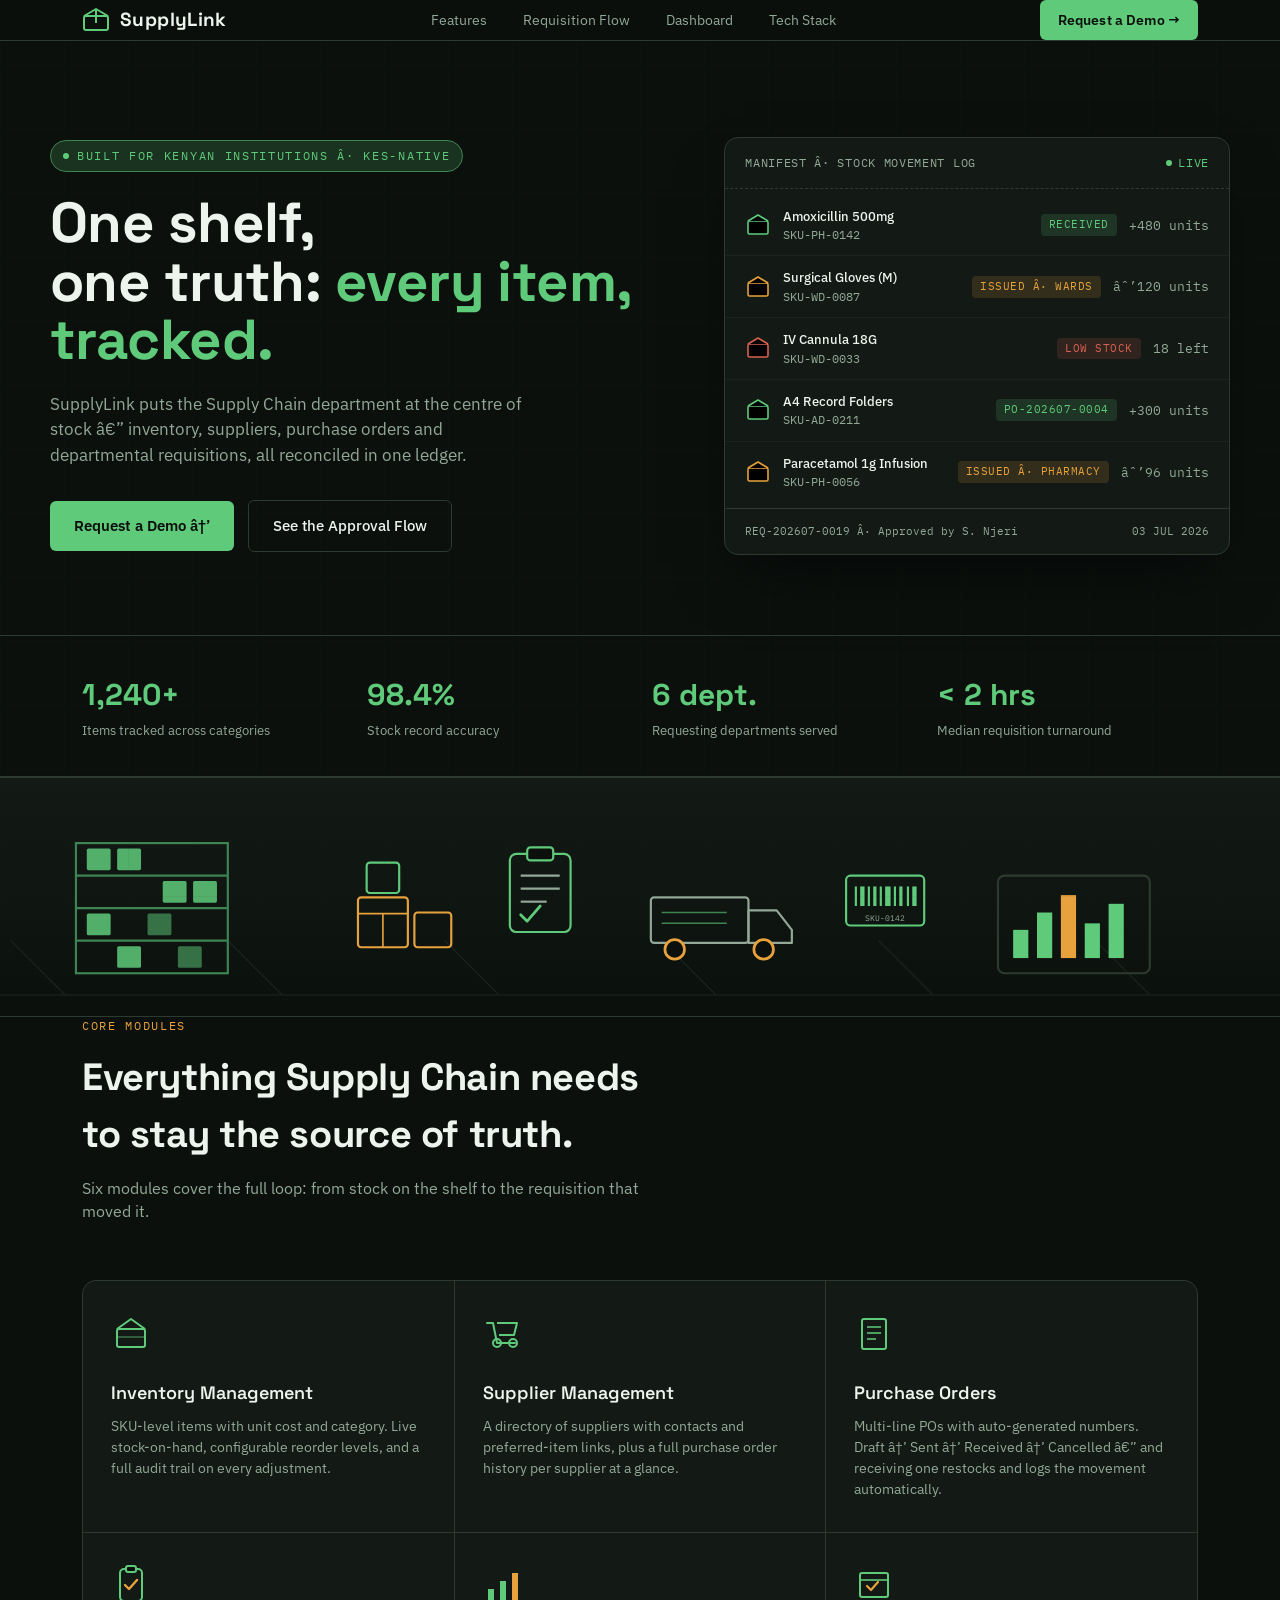
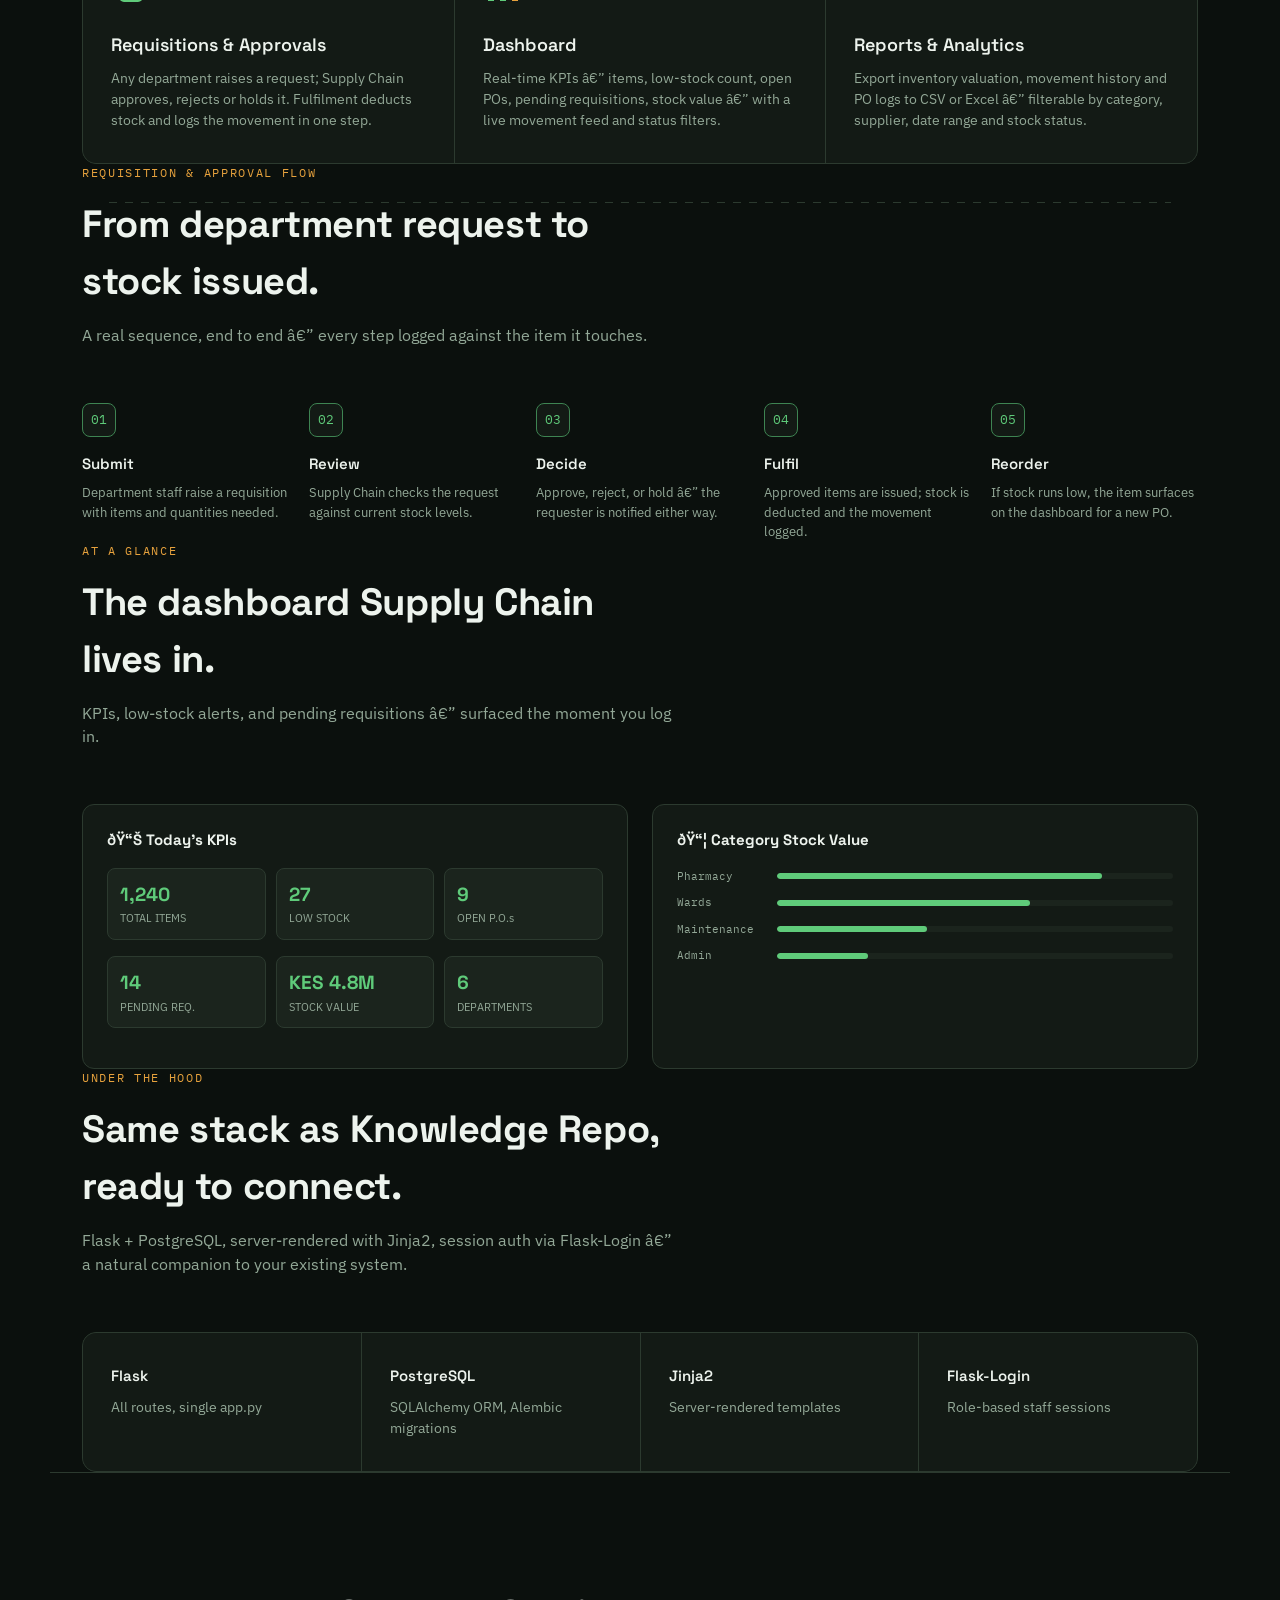
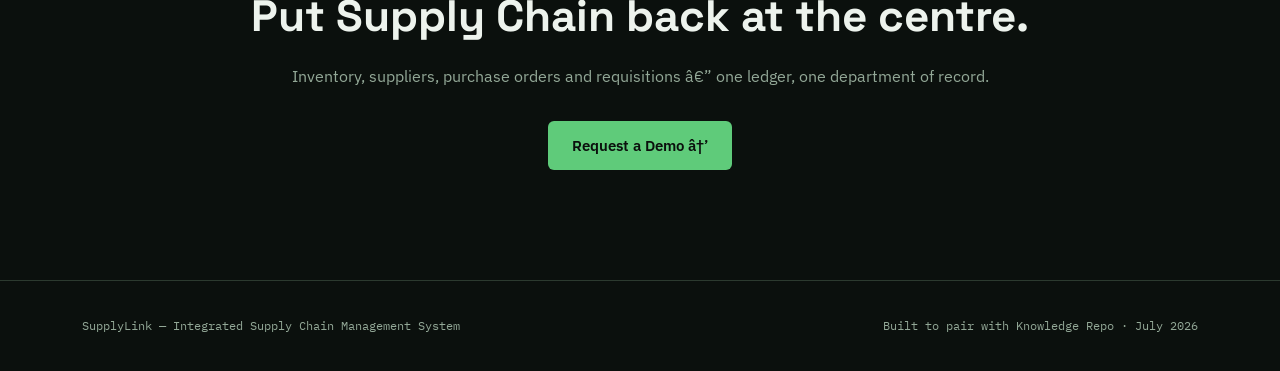
<file: templates/index.html>
<!DOCTYPE html>
<html lang="en">
<head>
  <meta charset="UTF-8">
  <meta name="viewport" content="width=device-width, initial-scale=1.0">
  <title>SupplyLink — Integrated Supply Chain Management</title>
  <link rel="preconnect" href="https://fonts.googleapis.com">
  <link href="https://fonts.googleapis.com/css2?family=Space+Grotesk:wght@400;500;600;700&family=IBM+Plex+Sans:wght@400;500;600&family=IBM+Plex+Mono:wght@400;500;600&display=swap" rel="stylesheet">
  <style>
    :root{
      --bg:#0B100D;
      --surface:#131A15;
      --surface-2:#1B241D;
      --line:#2C3A2F;
      --text-hi:#EDF3ED;
      --text-lo:#93A897;
      --green:#5FCB7A;
      --green-dim:#3E8452;
      --green-glow: rgba(95,203,122,0.18);
      --amber:#E7A23D;
      --red:#D9614F;
      --radius: 10px;
      --font-display:'Space Grotesk', sans-serif;
      --font-body:'IBM Plex Sans', sans-serif;
      --font-mono:'IBM Plex Mono', monospace;
    }
    *{box-sizing:border-box; margin:0; padding:0;}
    html{scroll-behavior:smooth;}
    body{
      background:var(--bg);
      color:var(--text-hi);
      font-family:var(--font-body);
      line-height:1.5;
      -webkit-font-smoothing:antialiased;
      overflow-x:hidden;
    }
    body::before{
      content:"";
      position:fixed; inset:0;
      background-image:
        linear-gradient(var(--line) 1px, transparent 1px),
        linear-gradient(90deg, var(--line) 1px, transparent 1px);
      background-size:64px 64px;
      opacity:0.06;
      pointer-events:none;
      z-index:0;
    }
    a{color:inherit; text-decoration:none;}
    .wrap{max-width:1180px; margin:0 auto; padding:0 32px; position:relative; z-index:1;}
    ::selection{background:var(--green); color:#0B100D;}

    /* ---------- NAV ---------- */
    header{
      position:sticky; top:0; z-index:50;
      background:rgba(11,16,13,0.85);
      backdrop-filter:blur(10px);
      border-bottom:1px solid var(--line);
    }
    nav{
      display:flex; align-items:center; justify-content:space-between;
      padding:18px 0;
    }
    .logo{
      display:flex; align-items:center; gap:10px;
      font-family:var(--font-display); font-weight:700; font-size:19px; letter-spacing:0.02em;
    }
    .logo-mark{width:28px; height:28px; flex-shrink:0;}
    .navlinks{display:flex; gap:36px; font-size:14px; color:var(--text-lo);}
    .navlinks a:hover{color:var(--text-hi);}
    .nav-cta{
      display:inline-flex; align-items:center; gap:8px;
      background:var(--green); color:#0B100D;
      font-weight:600; font-size:13.5px;
      padding:10px 18px; border-radius:6px;
      font-family:var(--font-body);
      letter-spacing:0.01em;
    }
    @media(max-width:820px){ .navlinks{display:none;} }

    /* ---------- HERO ---------- */
    .hero{
      padding:96px 0 80px;
      display:grid; grid-template-columns:1.1fr 0.9fr; gap:56px; align-items:center;
    }
    .eyebrow{
      display:inline-flex; align-items:center; gap:8px;
      font-family:var(--font-mono); font-size:12px; letter-spacing:0.14em; text-transform:uppercase;
      color:var(--green); border:1px solid var(--green-dim); background:var(--green-glow);
      padding:6px 12px; border-radius:100px; margin-bottom:22px;
    }
    .eyebrow .dot{width:6px; height:6px; border-radius:50%; background:var(--green); animation:pulse 1.8s infinite;}
    @keyframes pulse{0%,100%{opacity:1;} 50%{opacity:0.3;}}
    h1{
      font-family:var(--font-display); font-weight:700;
      font-size:clamp(36px, 4.4vw, 58px); line-height:1.04; letter-spacing:-0.01em;
      color:var(--text-hi); margin-bottom:22px;
    }
    h1 span{color:var(--green);}
    .hero p.lead{
      font-size:17px; color:var(--text-lo); max-width:480px; margin-bottom:32px;
    }
    .hero-ctas{display:flex; gap:14px; align-items:center; flex-wrap:wrap;}
    .btn-primary{
      background:var(--green); color:#0B100D; font-weight:600; font-size:14.5px;
      padding:14px 24px; border-radius:6px; display:inline-flex; align-items:center; gap:8px;
    }
    .btn-ghost{
      border:1px solid var(--line); color:var(--text-hi); font-weight:500; font-size:14.5px;
      padding:14px 24px; border-radius:6px;
    }
    .btn-ghost:hover{border-color:var(--green-dim);}

    /* manifest card - signature element */
    .manifest{
      background:var(--surface);
      border:1px solid var(--line);
      border-radius:14px;
      overflow:hidden;
      box-shadow:0 30px 60px -20px rgba(0,0,0,0.6);
      position:relative;
    }
    .manifest-head{
      display:flex; justify-content:space-between; align-items:center;
      padding:16px 20px; border-bottom:1px dashed var(--line);
      font-family:var(--font-mono); font-size:11.5px; color:var(--text-lo); letter-spacing:0.06em;
    }
    .manifest-head .live{color:var(--green); display:flex; align-items:center; gap:6px;}
    .manifest-body{max-height:340px; overflow:hidden; padding:6px 0;}
    .m-row{
      display:grid; grid-template-columns:26px 1fr auto auto; gap:12px; align-items:center;
      padding:12px 20px; border-bottom:1px solid var(--surface-2);
      font-size:13px;
    }
    .m-row:last-child{border-bottom:none;}
    .m-icon{width:26px; height:26px;}
    .m-sku{font-family:var(--font-mono); color:var(--text-lo); font-size:11.5px;}
    .m-name{color:var(--text-hi); font-weight:500;}
    .m-qty{font-family:var(--font-mono); font-size:12.5px; color:var(--text-lo); text-align:right;}
    .tag{
      font-family:var(--font-mono); font-size:10.5px; letter-spacing:0.05em; text-transform:uppercase;
      padding:3px 8px; border-radius:4px; white-space:nowrap;
    }
    .tag-in{background:rgba(95,203,122,0.15); color:var(--green);}
    .tag-out{background:rgba(231,162,61,0.15); color:var(--amber);}
    .tag-low{background:rgba(217,97,79,0.15); color:var(--red);}
    .manifest-foot{
      padding:14px 20px; border-top:1px solid var(--line);
      display:flex; justify-content:space-between; font-family:var(--font-mono); font-size:11px; color:var(--text-lo);
    }
    @media(max-width:900px){ .hero{grid-template-columns:1fr;} }

    /* ---------- STAT STRIP ---------- */
    .stats{
      border-top:1px solid var(--line); border-bottom:1px solid var(--line);
      padding:36px 0;
    }
    .stats .wrap{display:grid; grid-template-columns:repeat(4,1fr); gap:24px;}
    .stat-num{font-family:var(--font-display); font-size:30px; font-weight:700; color:var(--green);}
    .stat-label{font-size:12.5px; color:var(--text-lo); margin-top:4px;}
    @media(max-width:700px){ .stats .wrap{grid-template-columns:repeat(2,1fr);} }

    /* ---------- SECTION HEADS ---------- */
    section{padding:100px 0;}
    .sec-head{max-width:600px; margin-bottom:56px;}
    .sec-eyebrow{
      font-family:var(--font-mono); font-size:12px; letter-spacing:0.14em; text-transform:uppercase;
      color:var(--amber); margin-bottom:14px; display:block;
    }
    .sec-head h2{
      font-family:var(--font-display); font-weight:700; font-size:clamp(26px,3vw,38px);
      letter-spacing:-0.01em; margin-bottom:14px;
    }
    .sec-head p{color:var(--text-lo); font-size:15.5px;}

    /* ---------- FEATURES ---------- */
    .feat-grid{display:grid; grid-template-columns:repeat(3,1fr); gap:1px; background:var(--line); border:1px solid var(--line); border-radius:14px; overflow:hidden;}
    .feat{background:var(--surface); padding:32px 28px;}
    .feat-icon{width:40px; height:40px; margin-bottom:20px;}
    .feat h3{font-family:var(--font-display); font-size:18px; font-weight:600; margin-bottom:10px;}
    .feat p{font-size:14px; color:var(--text-lo);}
    @media(max-width:900px){ .feat-grid{grid-template-columns:1fr 1fr;} }
    @media(max-width:600px){ .feat-grid{grid-template-columns:1fr;} }

    /* ---------- FLOW ---------- */
    .flow{position:relative;}
    .flow-line{
      position:absolute; top:38px; left:5%; right:5%; height:1px;
      background:repeating-linear-gradient(90deg, var(--line) 0 8px, transparent 8px 16px);
      z-index:0;
    }
    .flow-steps{display:grid; grid-template-columns:repeat(5,1fr); gap:20px; position:relative; z-index:1;}
    .flow-step{text-align:left;}
    .flow-num{
      width:34px; height:34px; border-radius:8px; background:var(--surface); border:1px solid var(--green-dim);
      display:flex; align-items:center; justify-content:center;
      font-family:var(--font-mono); font-size:13px; color:var(--green); margin-bottom:16px;
    }
    .flow-step h4{font-family:var(--font-display); font-size:15px; font-weight:600; margin-bottom:8px;}
    .flow-step p{font-size:13px; color:var(--text-lo);}
    @media(max-width:900px){ .flow-steps{grid-template-columns:1fr 1fr;} .flow-line{display:none;} }
    @media(max-width:560px){ .flow-steps{grid-template-columns:1fr;} }

    /* ---------- WAREHOUSE ILLUSTRATION BAND ---------- */
    .illus-band{
      border-top:1px solid var(--line); border-bottom:1px solid var(--line);
      background:var(--surface);
      padding:0;
    }
    .illus-svg{width:100%; height:auto; display:block;}

    /* ---------- SCREENS ---------- */
    .screens{display:grid; grid-template-columns:1fr 1fr; gap:24px;}
    .screen-card{background:var(--surface); border:1px solid var(--line); border-radius:12px; padding:24px; }
    .screen-card h4{font-family:var(--font-display); font-size:15px; margin-bottom:16px; display:flex; align-items:center; gap:8px;}
    .kpi-row{display:grid; grid-template-columns:repeat(3,1fr); gap:10px; margin-bottom:16px;}
    .kpi-box{background:var(--surface-2); border:1px solid var(--line); border-radius:8px; padding:12px;}
    .kpi-box .n{font-family:var(--font-display); font-weight:700; color:var(--green); font-size:19px;}
    .kpi-box .l{font-size:10.5px; color:var(--text-lo); margin-top:2px;}
    .bar-row{display:flex; align-items:center; gap:10px; font-size:12px; margin-bottom:10px;}
    .bar-track{flex:1; height:6px; background:var(--surface-2); border-radius:3px; overflow:hidden;}
    .bar-fill{height:100%; background:var(--green); border-radius:3px;}
    .bar-label{width:90px; color:var(--text-lo); font-family:var(--font-mono); font-size:11px;}
    @media(max-width:800px){ .screens{grid-template-columns:1fr;} }

    /* ---------- CTA ---------- */
    .cta-section{
      text-align:center; padding:110px 0;
      border-top:1px solid var(--line);
    }
    .cta-section h2{font-family:var(--font-display); font-size:clamp(28px,4vw,44px); font-weight:700; margin-bottom:16px;}
    .cta-section p{color:var(--text-lo); margin-bottom:32px; font-size:15.5px;}

    footer{border-top:1px solid var(--line); padding:36px 0;}
    footer .wrap{display:flex; justify-content:space-between; align-items:center; flex-wrap:wrap; gap:12px;}
    footer .fmark{font-family:var(--font-mono); font-size:12px; color:var(--text-lo);}
  </style>
  
</head>
<body>
  <header>
    <nav class="wrap">
      <div class="logo">
        <svg class="logo-mark" viewBox="0 0 28 28" fill="none">
          <rect x="2" y="10" width="24" height="14" rx="2" stroke="#5FCB7A" stroke-width="2"/>
          <path d="M2 10L14 3L26 10" stroke="#5FCB7A" stroke-width="2" stroke-linejoin="round"/>
          <path d="M14 3V17" stroke="#5FCB7A" stroke-width="2"/>
        </svg>
        SupplyLink
      </div>
      <div class="navlinks">
        <a href="#features">Features</a>
        <a href="#flow">Requisition Flow</a>
        <a href="#dashboard">Dashboard</a>
        <a href="#stack">Tech Stack</a>
      </div>
      <a href="#" class="nav-cta">Request a Demo →</a>
    </nav>
  </header>

  <!-- ================= HERO ================= -->
<section class="hero wrap">
  <div>
    <div class="eyebrow"><span class="dot"></span> Built for Kenyan institutions Â· KES-native</div>
    <h1>One shelf,<br>one truth: <span>every item, tracked.</span></h1>
    <p class="lead">SupplyLink puts the Supply Chain department at the centre of stock â€” inventory, suppliers, purchase orders and departmental requisitions, all reconciled in one ledger.</p>
    <div class="hero-ctas">
      <a href="#" class="btn-primary">Request a Demo â†’</a>
      <a href="#flow" class="btn-ghost">See the Approval Flow</a>
    </div>
  </div>

  <div class="manifest">
    <div class="manifest-head">
      <span>MANIFEST Â· STOCK MOVEMENT LOG</span>
      <span class="live"><span class="dot" style="width:6px;height:6px;border-radius:50%;background:#5FCB7A;display:inline-block;animation:pulse 1.8s infinite;"></span> LIVE</span>
    </div>
    <div class="manifest-body">
      <div class="m-row">
        <svg class="m-icon" viewBox="0 0 26 26"><rect x="3" y="9" width="20" height="13" rx="1.5" stroke="#5FCB7A" stroke-width="1.6"/><path d="M3 9L13 3L23 9" stroke="#5FCB7A" stroke-width="1.6" stroke-linejoin="round"/></svg>
        <div><div class="m-name">Amoxicillin 500mg</div><div class="m-sku">SKU-PH-0142</div></div>
        <span class="tag tag-in">Received</span>
        <span class="m-qty">+480 units</span>
      </div>
      <div class="m-row">
        <svg class="m-icon" viewBox="0 0 26 26"><rect x="3" y="9" width="20" height="13" rx="1.5" stroke="#E7A23D" stroke-width="1.6"/><path d="M3 9L13 3L23 9" stroke="#E7A23D" stroke-width="1.6" stroke-linejoin="round"/></svg>
        <div><div class="m-name">Surgical Gloves (M)</div><div class="m-sku">SKU-WD-0087</div></div>
        <span class="tag tag-out">Issued Â· Wards</span>
        <span class="m-qty">âˆ’120 units</span>
      </div>
      <div class="m-row">
        <svg class="m-icon" viewBox="0 0 26 26"><rect x="3" y="9" width="20" height="13" rx="1.5" stroke="#D9614F" stroke-width="1.6"/><path d="M3 9L13 3L23 9" stroke="#D9614F" stroke-width="1.6" stroke-linejoin="round"/></svg>
        <div><div class="m-name">IV Cannula 18G</div><div class="m-sku">SKU-WD-0033</div></div>
        <span class="tag tag-low">Low Stock</span>
        <span class="m-qty">18 left</span>
      </div>
      <div class="m-row">
        <svg class="m-icon" viewBox="0 0 26 26"><rect x="3" y="9" width="20" height="13" rx="1.5" stroke="#5FCB7A" stroke-width="1.6"/><path d="M3 9L13 3L23 9" stroke="#5FCB7A" stroke-width="1.6" stroke-linejoin="round"/></svg>
        <div><div class="m-name">A4 Record Folders</div><div class="m-sku">SKU-AD-0211</div></div>
        <span class="tag tag-in">PO-202607-0004</span>
        <span class="m-qty">+300 units</span>
      </div>
      <div class="m-row">
        <svg class="m-icon" viewBox="0 0 26 26"><rect x="3" y="9" width="20" height="13" rx="1.5" stroke="#E7A23D" stroke-width="1.6"/><path d="M3 9L13 3L23 9" stroke="#E7A23D" stroke-width="1.6" stroke-linejoin="round"/></svg>
        <div><div class="m-name">Paracetamol 1g Infusion</div><div class="m-sku">SKU-PH-0056</div></div>
        <span class="tag tag-out">Issued Â· Pharmacy</span>
        <span class="m-qty">âˆ’96 units</span>
      </div>
    </div>
    <div class="manifest-foot">
      <span>REQ-202607-0019 Â· Approved by S. Njeri</span>
      <span>03 JUL 2026</span>
    </div>
  </div>
</section>

<!-- ================= STATS ================= -->
<div class="stats">
  <div class="wrap">
    <div><div class="stat-num">1,240+</div><div class="stat-label">Items tracked across categories</div></div>
    <div><div class="stat-num">98.4%</div><div class="stat-label">Stock record accuracy</div></div>
    <div><div class="stat-num">6 dept.</div><div class="stat-label">Requesting departments served</div></div>
    <div><div class="stat-num">&lt; 2 hrs</div><div class="stat-label">Median requisition turnaround</div></div>
  </div>
</div>

<!-- ================= WAREHOUSE ILLUSTRATION ================= -->
<div class="illus-band">
  <svg class="illus-svg" viewBox="0 0 1180 220" xmlns="http://www.w3.org/2000/svg">
    <defs>
      <linearGradient id="floorFade" x1="0" y1="0" x2="0" y2="1">
        <stop offset="0" stop-color="#131A15"/>
        <stop offset="1" stop-color="#0B100D"/>
      </linearGradient>
    </defs>
    <rect width="1180" height="220" fill="url(#floorFade)"/>
    <!-- floor grid -->
    <g stroke="#2C3A2F" stroke-width="1" opacity="0.5">
      <line x1="0" y1="200" x2="1180" y2="200"/>
      <line x1="60" y1="200" x2="10" y2="150"/>
      <line x1="260" y1="200" x2="210" y2="150"/>
      <line x1="460" y1="200" x2="410" y2="150"/>
      <line x1="660" y1="200" x2="610" y2="150"/>
      <line x1="860" y1="200" x2="810" y2="150"/>
      <line x1="1060" y1="200" x2="1010" y2="150"/>
    </g>
    <!-- warehouse racks -->
    <g stroke="#3E8452" stroke-width="2" fill="none">
      <rect x="70" y="60" width="140" height="120"/>
      <line x1="70" y1="90" x2="210" y2="90"/>
      <line x1="70" y1="120" x2="210" y2="120"/>
      <line x1="70" y1="150" x2="210" y2="150"/>
    </g>
    <g fill="#5FCB7A" opacity="0.85">
      <rect x="80" y="65" width="22" height="20" rx="1.5"/>
      <rect x="108" y="65" width="22" height="20" rx="1.5"/>
      <rect x="150" y="95" width="22" height="20" rx="1.5"/>
      <rect x="178" y="95" width="22" height="20" rx="1.5"/>
      <rect x="80" y="125" width="22" height="20" rx="1.5"/>
      <rect x="136" y="125" width="22" height="20" rx="1.5" opacity="0.6"/>
      <rect x="108" y="155" width="22" height="20" rx="1.5"/>
      <rect x="164" y="155" width="22" height="20" rx="1.5" opacity="0.6"/>
    </g>
    <!-- crate stack -->
    <g transform="translate(330,110)">
      <rect x="0" y="0" width="46" height="46" rx="3" fill="none" stroke="#E7A23D" stroke-width="2"/>
      <path d="M0 15h46M23 15v31" stroke="#E7A23D" stroke-width="1.5"/>
      <rect x="52" y="14" width="34" height="32" rx="3" fill="none" stroke="#E7A23D" stroke-width="2"/>
      <rect x="8" y="-32" width="30" height="28" rx="3" fill="none" stroke="#5FCB7A" stroke-width="2"/>
    </g>
    <!-- clipboard / requisition -->
    <g transform="translate(470,70)">
      <rect x="0" y="0" width="56" height="72" rx="6" fill="none" stroke="#5FCB7A" stroke-width="2"/>
      <rect x="16" y="-6" width="24" height="12" rx="3" fill="#0B100D" stroke="#5FCB7A" stroke-width="2"/>
      <line x1="10" y1="20" x2="46" y2="20" stroke="#93A897" stroke-width="2"/>
      <line x1="10" y1="32" x2="46" y2="32" stroke="#93A897" stroke-width="2"/>
      <line x1="10" y1="44" x2="34" y2="44" stroke="#93A897" stroke-width="2"/>
      <path d="M10 56l6 6 12-14" stroke="#5FCB7A" stroke-width="2.5" fill="none" stroke-linecap="round" stroke-linejoin="round"/>
    </g>
    <!-- delivery truck -->
    <g transform="translate(600,110)">
      <rect x="0" y="0" width="90" height="42" rx="3" fill="none" stroke="#93A897" stroke-width="2"/>
      <path d="M90 12h26l14 18v12H90V12z" fill="none" stroke="#93A897" stroke-width="2" stroke-linejoin="round"/>
      <circle cx="22" cy="48" r="9" fill="#0B100D" stroke="#E7A23D" stroke-width="2.5"/>
      <circle cx="104" cy="48" r="9" fill="#0B100D" stroke="#E7A23D" stroke-width="2.5"/>
      <line x1="10" y1="14" x2="70" y2="14" stroke="#3E8452" stroke-width="1.4"/>
      <line x1="10" y1="24" x2="70" y2="24" stroke="#3E8452" stroke-width="1.4"/>
    </g>
    <!-- barcode / SKU tag -->
    <g transform="translate(780,90)">
      <rect x="0" y="0" width="72" height="46" rx="4" fill="none" stroke="#5FCB7A" stroke-width="2"/>
      <g fill="#5FCB7A">
        <rect x="8" y="10" width="2" height="18"/>
        <rect x="13" y="10" width="4" height="18"/>
        <rect x="20" y="10" width="2" height="18"/>
        <rect x="25" y="10" width="3" height="18"/>
        <rect x="31" y="10" width="2" height="18"/>
        <rect x="36" y="10" width="5" height="18"/>
        <rect x="44" y="10" width="2" height="18"/>
        <rect x="49" y="10" width="3" height="18"/>
        <rect x="56" y="10" width="2" height="18"/>
        <rect x="61" y="10" width="4" height="18"/>
      </g>
      <text x="36" y="42" text-anchor="middle" font-family="IBM Plex Mono" font-size="7" fill="#93A897">SKU-0142</text>
    </g>
    <!-- pallet / dashboard bars -->
    <g transform="translate(920,90)">
      <rect x="0" y="0" width="140" height="90" rx="6" fill="none" stroke="#2C3A2F" stroke-width="2"/>
      <rect x="14" y="50" width="14" height="26" fill="#5FCB7A"/>
      <rect x="36" y="34" width="14" height="42" fill="#5FCB7A"/>
      <rect x="58" y="18" width="14" height="58" fill="#E7A23D"/>
      <rect x="80" y="44" width="14" height="32" fill="#5FCB7A"/>
      <rect x="102" y="26" width="14" height="50" fill="#5FCB7A"/>
    </g>
  </svg>
</div>

<!-- ================= FEATURES ================= -->
<section id="features" class="wrap">
  <div class="sec-head">
    <span class="sec-eyebrow">Core Modules</span>
    <h2>Everything Supply Chain needs to stay the source of truth.</h2>
    <p>Six modules cover the full loop: from stock on the shelf to the requisition that moved it.</p>
  </div>
  <div class="feat-grid">
    <div class="feat">
      <svg class="feat-icon" viewBox="0 0 40 40" fill="none"><rect x="6" y="16" width="28" height="18" rx="2" stroke="#5FCB7A" stroke-width="2"/><path d="M6 16L20 6L34 16" stroke="#5FCB7A" stroke-width="2" stroke-linejoin="round"/><line x1="6" y1="24" x2="34" y2="24" stroke="#5FCB7A" stroke-width="1.4" opacity="0.5"/></svg>
      <h3>Inventory Management</h3>
      <p>SKU-level items with unit cost and category. Live stock-on-hand, configurable reorder levels, and a full audit trail on every adjustment.</p>
    </div>
    <div class="feat">
      <svg class="feat-icon" viewBox="0 0 40 40" fill="none"><circle cx="14" cy="30" r="4" stroke="#5FCB7A" stroke-width="2"/><circle cx="30" cy="30" r="4" stroke="#5FCB7A" stroke-width="2"/><path d="M4 10h6l4 20h18" stroke="#5FCB7A" stroke-width="2" stroke-linecap="round" stroke-linejoin="round"/><path d="M14 10h20l-3 12H16" stroke="#5FCB7A" stroke-width="2" stroke-linejoin="round"/></svg>
      <h3>Supplier Management</h3>
      <p>A directory of suppliers with contacts and preferred-item links, plus a full purchase order history per supplier at a glance.</p>
    </div>
    <div class="feat">
      <svg class="feat-icon" viewBox="0 0 40 40" fill="none"><rect x="8" y="6" width="24" height="30" rx="2" stroke="#5FCB7A" stroke-width="2"/><line x1="13" y1="14" x2="27" y2="14" stroke="#5FCB7A" stroke-width="1.6"/><line x1="13" y1="20" x2="27" y2="20" stroke="#5FCB7A" stroke-width="1.6"/><line x1="13" y1="26" x2="22" y2="26" stroke="#5FCB7A" stroke-width="1.6"/></svg>
      <h3>Purchase Orders</h3>
      <p>Multi-line POs with auto-generated numbers. Draft â†’ Sent â†’ Received â†’ Cancelled â€” and receiving one restocks and logs the movement automatically.</p>
    </div>
    <div class="feat">
      <svg class="feat-icon" viewBox="0 0 40 40" fill="none"><rect x="9" y="4" width="22" height="32" rx="4" stroke="#5FCB7A" stroke-width="2"/><rect x="15" y="1" width="10" height="6" rx="2" fill="#0B100D" stroke="#5FCB7A" stroke-width="2"/><path d="M14 20l4 4 8-9" stroke="#E7A23D" stroke-width="2.4" stroke-linecap="round" stroke-linejoin="round"/></svg>
      <h3>Requisitions &amp; Approvals</h3>
      <p>Any department raises a request; Supply Chain approves, rejects or holds it. Fulfilment deducts stock and logs the movement in one step.</p>
    </div>
    <div class="feat">
      <svg class="feat-icon" viewBox="0 0 40 40" fill="none"><rect x="5" y="24" width="6" height="12" fill="#5FCB7A"/><rect x="17" y="16" width="6" height="20" fill="#5FCB7A"/><rect x="29" y="8" width="6" height="28" fill="#E7A23D"/></svg>
      <h3>Dashboard</h3>
      <p>Real-time KPIs â€” items, low-stock count, open POs, pending requisitions, stock value â€” with a live movement feed and status filters.</p>
    </div>
    <div class="feat">
      <svg class="feat-icon" viewBox="0 0 40 40" fill="none"><rect x="6" y="8" width="28" height="24" rx="2" stroke="#5FCB7A" stroke-width="2"/><path d="M6 15h28" stroke="#5FCB7A" stroke-width="1.6"/><path d="M13 21l4 4 7-8" stroke="#E7A23D" stroke-width="2.2" stroke-linecap="round" stroke-linejoin="round"/></svg>
      <h3>Reports &amp; Analytics</h3>
      <p>Export inventory valuation, movement history and PO logs to CSV or Excel â€” filterable by category, supplier, date range and stock status.</p>
    </div>
  </div>
</section>

<!-- ================= FLOW ================= -->
<section id="flow" class="wrap flow">
  <div class="sec-head">
    <span class="sec-eyebrow">Requisition &amp; Approval Flow</span>
    <h2>From department request to stock issued.</h2>
    <p>A real sequence, end to end â€” every step logged against the item it touches.</p>
  </div>
  <div class="flow-line"></div>
  <div class="flow-steps">
    <div class="flow-step">
      <div class="flow-num">01</div>
      <h4>Submit</h4>
      <p>Department staff raise a requisition with items and quantities needed.</p>
    </div>
    <div class="flow-step">
      <div class="flow-num">02</div>
      <h4>Review</h4>
      <p>Supply Chain checks the request against current stock levels.</p>
    </div>
    <div class="flow-step">
      <div class="flow-num">03</div>
      <h4>Decide</h4>
      <p>Approve, reject, or hold â€” the requester is notified either way.</p>
    </div>
    <div class="flow-step">
      <div class="flow-num">04</div>
      <h4>Fulfil</h4>
      <p>Approved items are issued; stock is deducted and the movement logged.</p>
    </div>
    <div class="flow-step">
      <div class="flow-num">05</div>
      <h4>Reorder</h4>
      <p>If stock runs low, the item surfaces on the dashboard for a new PO.</p>
    </div>
  </div>
</section>

<!-- ================= DASHBOARD PREVIEW ================= -->
<section id="dashboard" class="wrap">
  <div class="sec-head">
    <span class="sec-eyebrow">At a Glance</span>
    <h2>The dashboard Supply Chain lives in.</h2>
    <p>KPIs, low-stock alerts, and pending requisitions â€” surfaced the moment you log in.</p>
  </div>
  <div class="screens">
    <div class="screen-card">
      <h4>ðŸ“Š Today's KPIs</h4>
      <div class="kpi-row">
        <div class="kpi-box"><div class="n">1,240</div><div class="l">TOTAL ITEMS</div></div>
        <div class="kpi-box"><div class="n">27</div><div class="l">LOW STOCK</div></div>
        <div class="kpi-box"><div class="n">9</div><div class="l">OPEN P.O.s</div></div>
      </div>
      <div class="kpi-row">
        <div class="kpi-box"><div class="n">14</div><div class="l">PENDING REQ.</div></div>
        <div class="kpi-box"><div class="n">KES 4.8M</div><div class="l">STOCK VALUE</div></div>
        <div class="kpi-box"><div class="n">6</div><div class="l">DEPARTMENTS</div></div>
      </div>
    </div>
    <div class="screen-card">
      <h4>ðŸ“¦ Category Stock Value</h4>
      <div class="bar-row"><span class="bar-label">Pharmacy</span><div class="bar-track"><div class="bar-fill" style="width:82%"></div></div></div>
      <div class="bar-row"><span class="bar-label">Wards</span><div class="bar-track"><div class="bar-fill" style="width:64%"></div></div></div>
      <div class="bar-row"><span class="bar-label">Maintenance</span><div class="bar-track"><div class="bar-fill" style="width:38%"></div></div></div>
      <div class="bar-row"><span class="bar-label">Admin</span><div class="bar-track"><div class="bar-fill" style="width:23%"></div></div></div>
    </div>
  </div>
</section>

<!-- ================= TECH STACK ================= -->
<section id="stack" class="wrap">
  <div class="sec-head">
    <span class="sec-eyebrow">Under the Hood</span>
    <h2>Same stack as Knowledge Repo, ready to connect.</h2>
    <p>Flask + PostgreSQL, server-rendered with Jinja2, session auth via Flask-Login â€” a natural companion to your existing system.</p>
  </div>
  <div class="feat-grid" style="grid-template-columns:repeat(4,1fr);">
    <div class="feat"><h3 style="font-size:15px;">Flask</h3><p>All routes, single app.py</p></div>
    <div class="feat"><h3 style="font-size:15px;">PostgreSQL</h3><p>SQLAlchemy ORM, Alembic migrations</p></div>
    <div class="feat"><h3 style="font-size:15px;">Jinja2</h3><p>Server-rendered templates</p></div>
    <div class="feat"><h3 style="font-size:15px;">Flask-Login</h3><p>Role-based staff sessions</p></div>
  </div>
</section>

<!-- ================= CTA ================= -->
<section class="cta-section wrap">
  <h2>Put Supply Chain back at the centre.</h2>
  <p>Inventory, suppliers, purchase orders and requisitions â€” one ledger, one department of record.</p>
  <a href="#" class="btn-primary">Request a Demo â†’</a>
</section>

  <footer>
    <div class="wrap">
      <span class="fmark">SupplyLink — Integrated Supply Chain Management System</span>
      <span class="fmark">Built to pair with Knowledge Repo · July 2026</span>
    </div>
  </footer>
</body>
</html>
</file>
